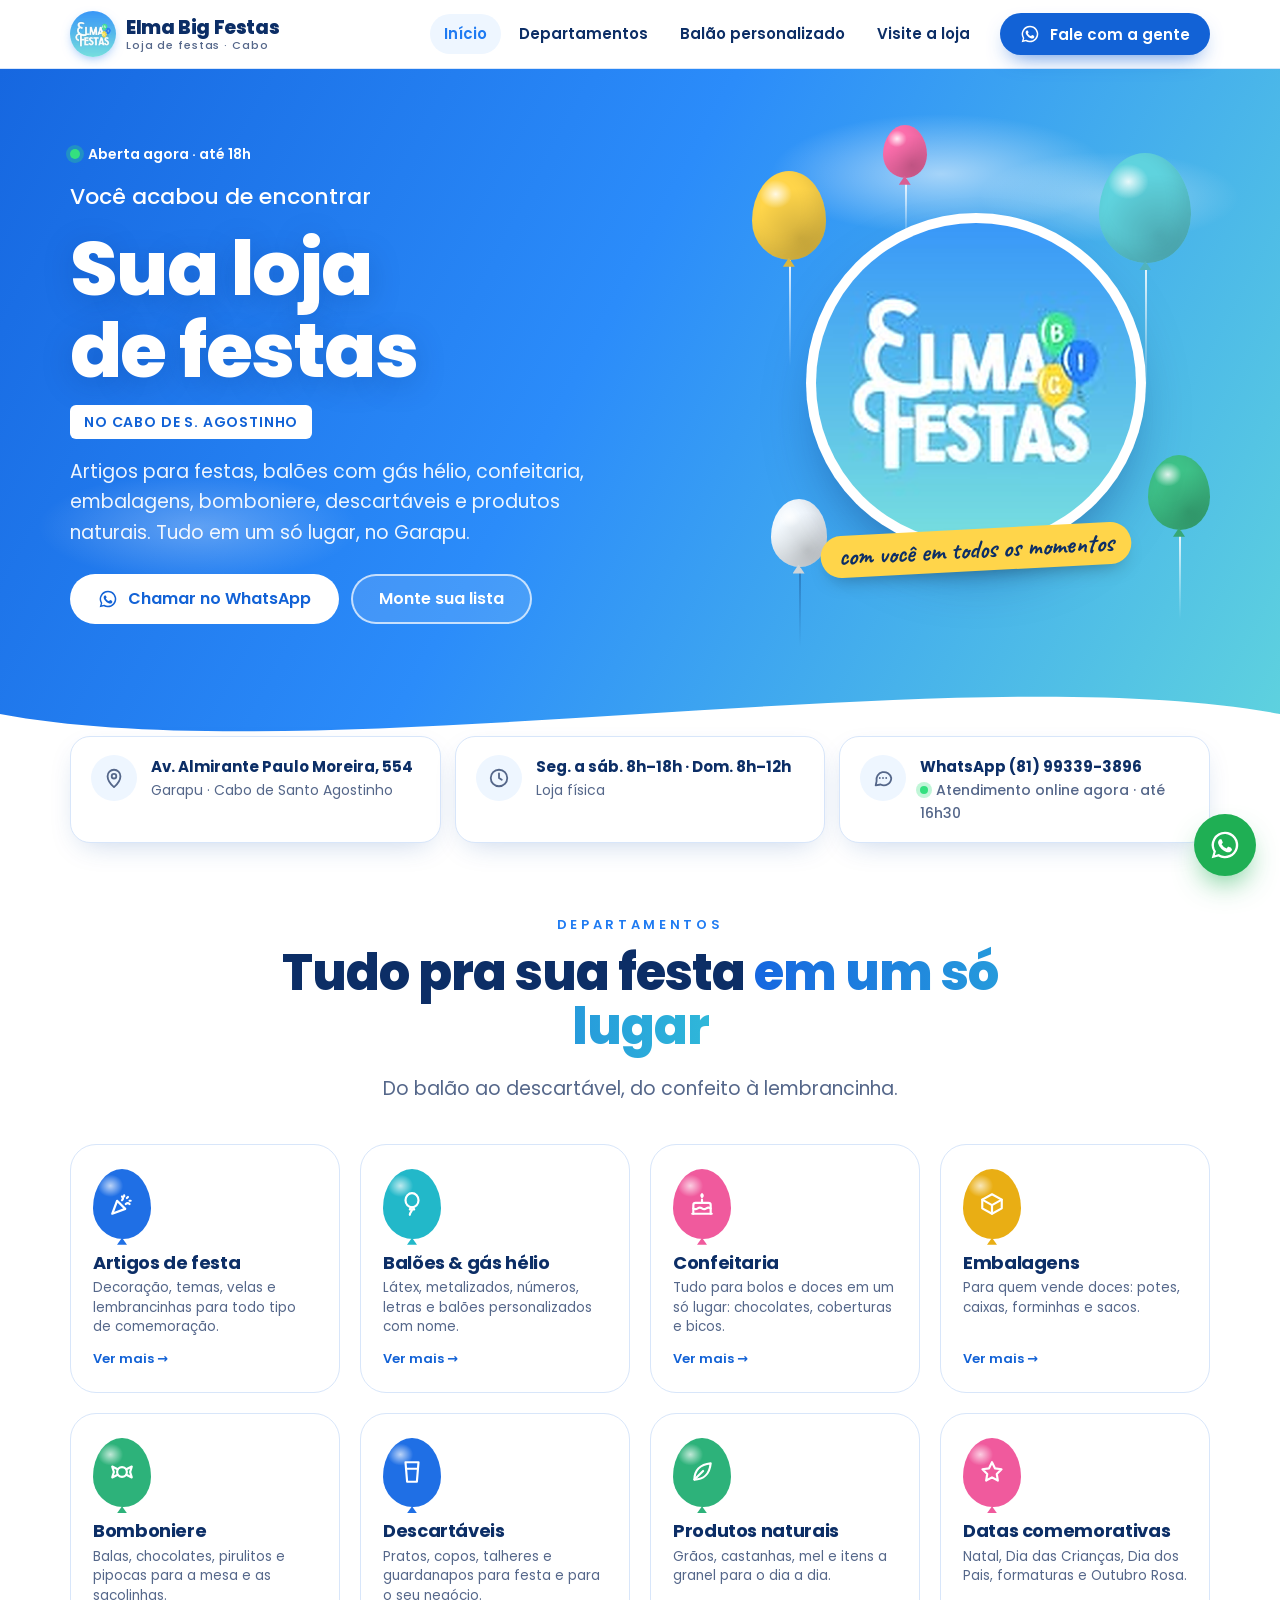
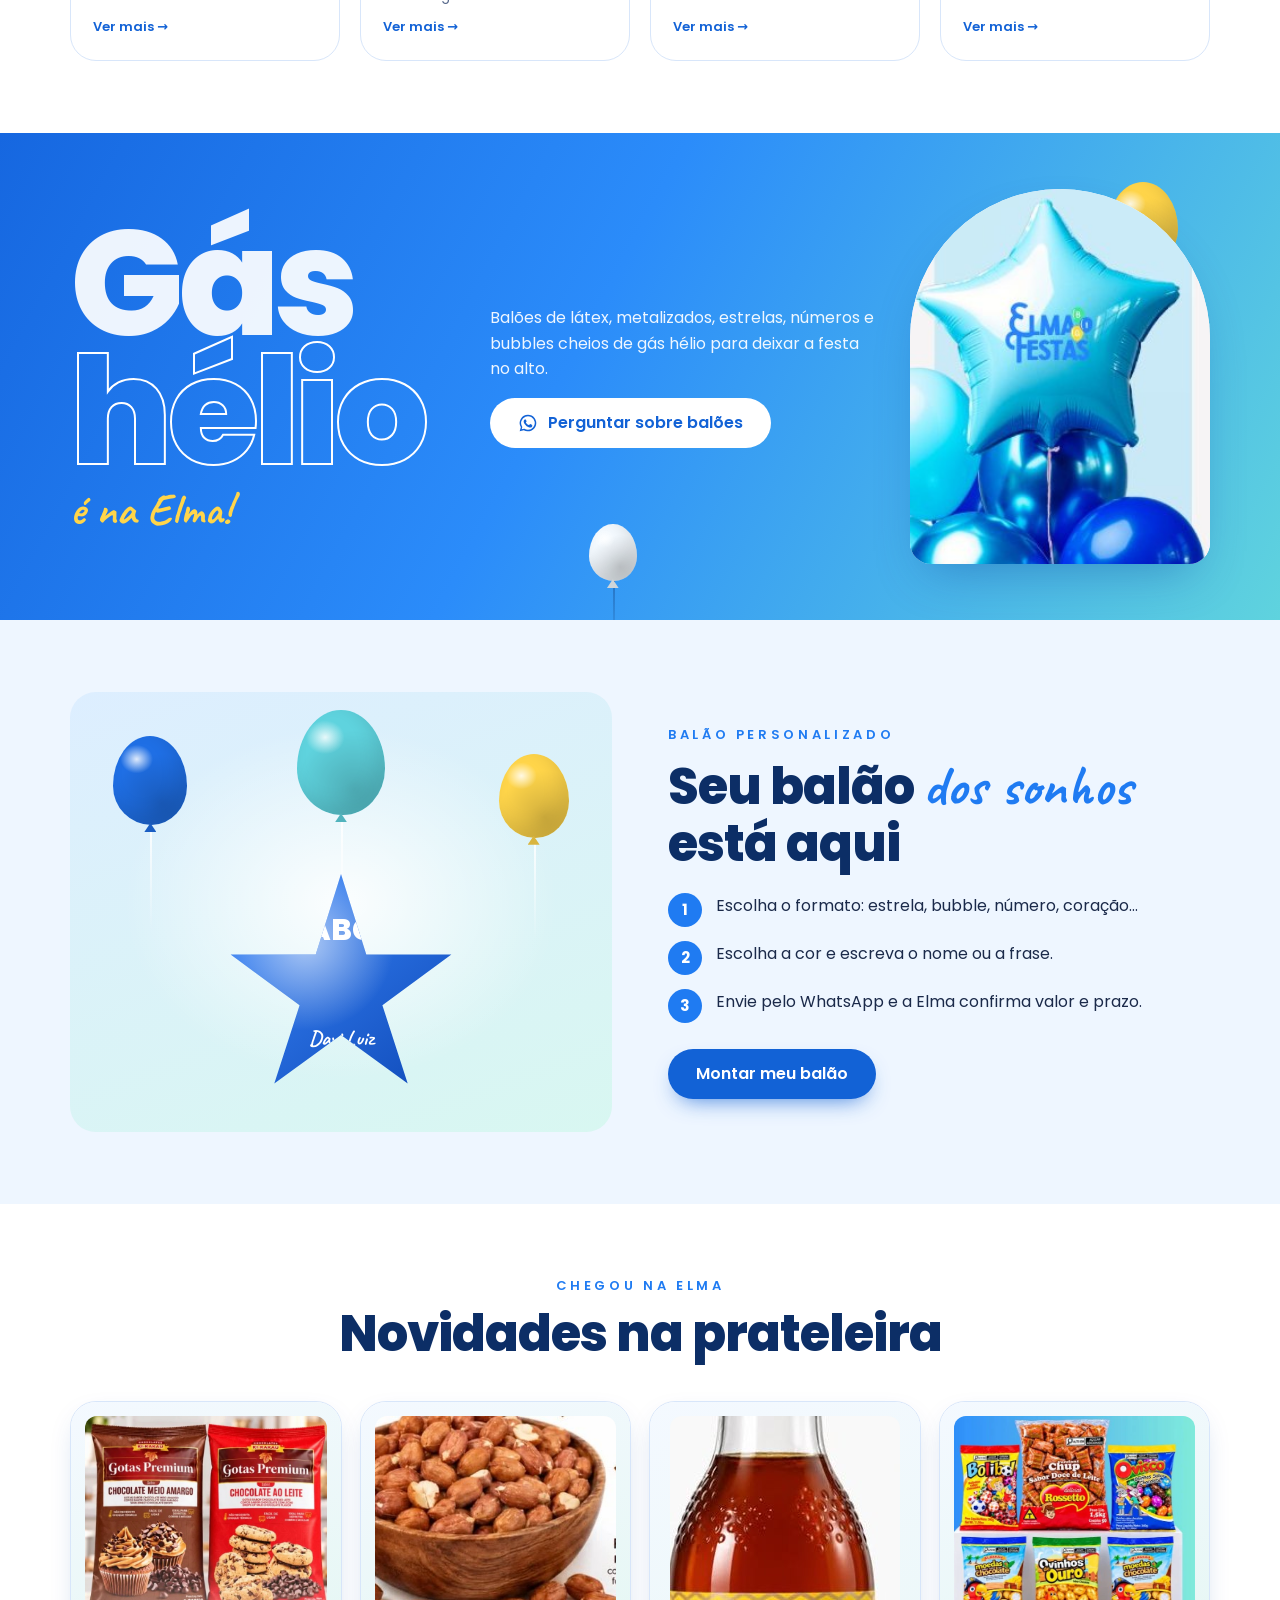
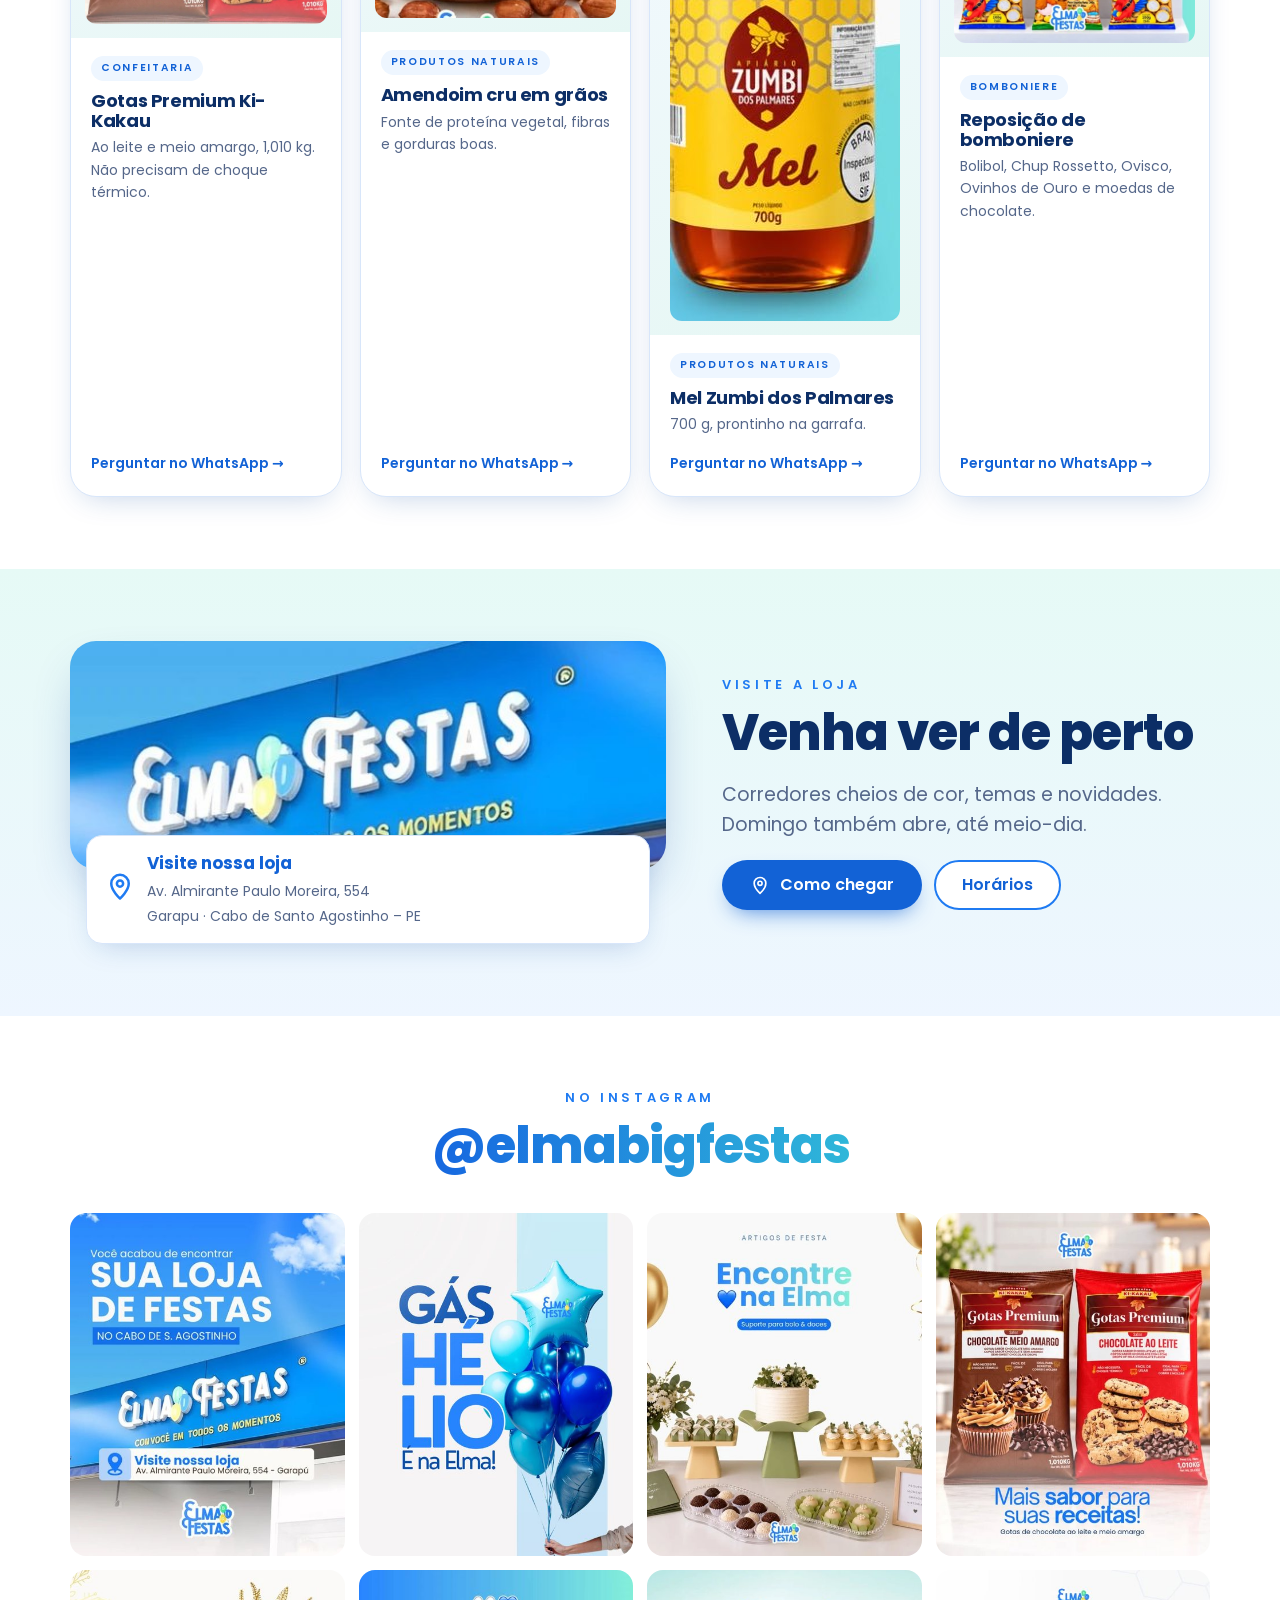
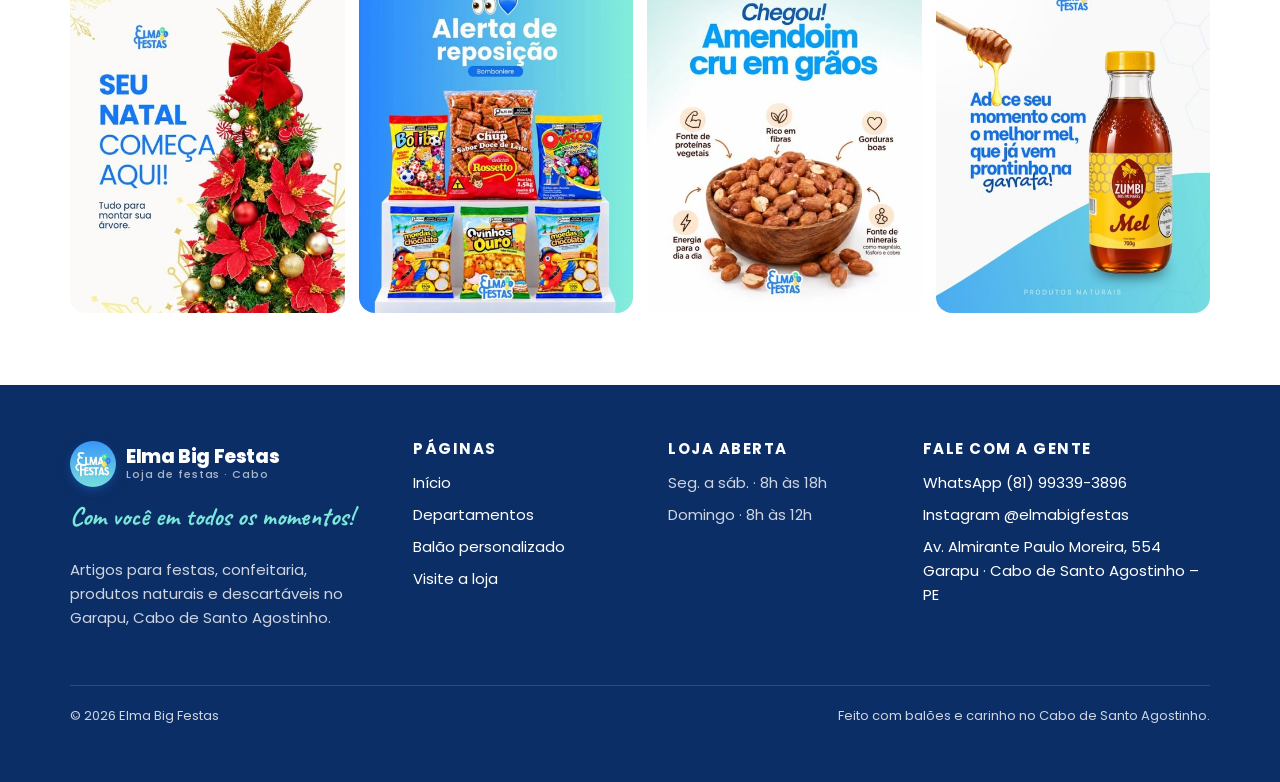
<file: index.html>
<!doctype html>
<html lang="pt-BR">
<head>
<meta charset="utf-8">
<meta name="viewport" content="width=device-width, initial-scale=1">
<meta name="robots" content="noindex, nofollow">
<title>Elma Big Festas · Loja de festas no Cabo de Santo Agostinho</title>
<meta name="description" content="Artigos para festas, balões e gás hélio, confeitaria, embalagens, bomboniere, descartáveis e produtos naturais no Garapu, Cabo de Santo Agostinho - PE.">
<meta name="theme-color" content="#1F7BF2">
<link rel="icon" href="img/logo.png">
<link rel="preconnect" href="https://fonts.googleapis.com">
<link rel="preconnect" href="https://fonts.gstatic.com" crossorigin>
<link href="https://fonts.googleapis.com/css2?family=Caveat:wght@700&family=Poppins:wght@400;500;600;700;800&display=swap" rel="stylesheet">
<link rel="stylesheet" href="css/style.css">
</head>
<body data-page="inicio">
<div id="header"></div>
<main>
  <section class="hero">
    <div class="container hero__inner">
      <div>
        <p data-status></p>
        <p class="hero__pre">Você acabou de encontrar</p>
        <h1 class="h1">Sua loja<br>de festas</h1>
        <span class="hero__onde">No Cabo de S. Agostinho</span>
        <p class="lead">Artigos para festas, balões com gás hélio, confeitaria, embalagens, bomboniere, descartáveis e produtos naturais. Tudo em um só lugar, no Garapu.</p>
        <div class="btns">
          <a class="btn btn--branco" data-link="conversa" data-icon="whats" href="#">Chamar no WhatsApp</a>
          <a class="btn btn--vidro" href="departamentos.html">Monte sua lista</a>
        </div>
      </div>
      <div class="hero__arte" aria-hidden="true">
        <span class="balao balao--amarelo"></span>
        <span class="balao balao--aqua"></span>
        <span class="balao balao--verde"></span>
        <span class="balao balao--branco balao--claro"></span>
        <span class="balao balao--rosa"></span>
        <div class="hero__selo"><img src="img/logo.png" alt="" width="320" height="320"><span class="tag">com você em todos os momentos</span></div>
      </div>
    </div>
    <svg class="onda" viewBox="0 0 1440 90" preserveAspectRatio="none" aria-hidden="true"><path d="M0 50 C 360 110 1080 -10 1440 50 V90 H0Z" fill="currentColor"/></svg>
  </section>

  <section class="infos">
    <div class="container infos__grid">
      <a class="info" data-link="mapa" href="#"><span class="info__ic" data-icon="pin"></span><span><strong>Av. Almirante Paulo Moreira, 554</strong><span>Garapu · Cabo de Santo Agostinho</span></span></a>
      <a class="info" href="contato.html"><span class="info__ic" data-icon="clock"></span><span><strong>Seg. a sáb. 8h–18h · Dom. 8h–12h</strong><span>Loja física</span></span></a>
      <a class="info" data-link="conversa" href="#"><span class="info__ic" data-icon="chat"></span><span><strong>WhatsApp (81) 99339-3896</strong><span data-status-online></span></span></a>
    </div>
  </section>

  <section class="sec">
    <div class="container">
      <div class="sec-head"><p class="eyebrow">Departamentos</p><h2 class="h2">Tudo pra sua festa <span class="grad-txt">em um só lugar</span></h2><p class="lead">Do balão ao descartável, do confeito à lembrancinha.</p></div>
      <div class="deps" data-deps></div>
    </div>
  </section>

  <section class="helio">
    <span class="balao balao--amarelo"></span><span class="balao balao--branco balao--claro"></span>
    <div class="container helio__inner">
      <p class="helio__big">Gás<span>hélio</span><em>é na Elma!</em></p>
      <div>
        <p>Balões de látex, metalizados, estrelas, números e bubbles cheios de gás hélio para deixar a festa no alto.</p>
        <div class="btns"><a class="btn btn--branco" data-link="helio" data-icon="whats" href="#">Perguntar sobre balões</a></div>
      </div>
      <div class="helio__foto"><img src="img/fotos/helio.jpg" alt="Buquê de balões azuis com estrela metalizada da Elma Festas" loading="lazy"></div>
    </div>
  </section>

  <section class="sec sec--ceu">
    <div class="container sonho">
      <div class="sonho__palco" aria-hidden="true">
        <span class="balao balao--azul"></span><span class="balao balao--aqua"></span><span class="balao balao--amarelo"></span>
        <div class="estrela-txt">ABC<small>Davi Luiz</small></div>
      </div>
      <div>
        <p class="eyebrow">Balão personalizado</p>
        <h2 class="h2">Seu balão <span class="mao">dos sonhos</span> está aqui</h2>
        <ol class="passos">
          <li>Escolha o formato: estrela, bubble, número, coração…</li>
          <li>Escolha a cor e escreva o nome ou a frase.</li>
          <li>Envie pelo WhatsApp e a Elma confirma valor e prazo.</li>
        </ol>
        <a class="btn btn--azul" href="baloes.html">Montar meu balão</a>
      </div>
    </div>
  </section>

  <section class="sec">
    <div class="container">
      <div class="sec-head"><p class="eyebrow">Chegou na Elma</p><h2 class="h2">Novidades na prateleira</h2></div>
      <div class="novs" data-novidades></div>
    </div>
  </section>

  <section class="sec sec--menta">
    <div class="container visite">
      <div class="reveal">
        <div class="visite__foto"><img src="img/fotos/fachada.jpg" alt="Fachada azul da loja Elma Festas" loading="lazy"></div>
        <div class="visite__end"><span data-icon="pin"></span><div><strong>Visite nossa loja</strong><span data-endereco></span></div></div>
      </div>
      <div>
        <p class="eyebrow">Visite a loja</p>
        <h2 class="h2">Venha ver de perto</h2>
        <p class="lead">Corredores cheios de cor, temas e novidades. Domingo também abre, até meio-dia.</p>
        <div class="btns"><a class="btn btn--azul" data-link="mapa" data-icon="pin" href="#">Como chegar</a><a class="btn btn--contorno" href="contato.html">Horários</a></div>
      </div>
    </div>
  </section>

  <section class="sec">
    <div class="container">
      <div class="sec-head"><p class="eyebrow">No Instagram</p><h2 class="h2"><a data-link="instagram" href="#" style="text-decoration:none" class="grad-txt">@elmabigfestas</a></h2></div>
      <div class="feed" data-feed></div>
    </div>
  </section>
</main>
<div id="footer"></div>
<script src="js/data.js"></script>
<script src="js/main.js"></script>
</body>
</html>
</file>
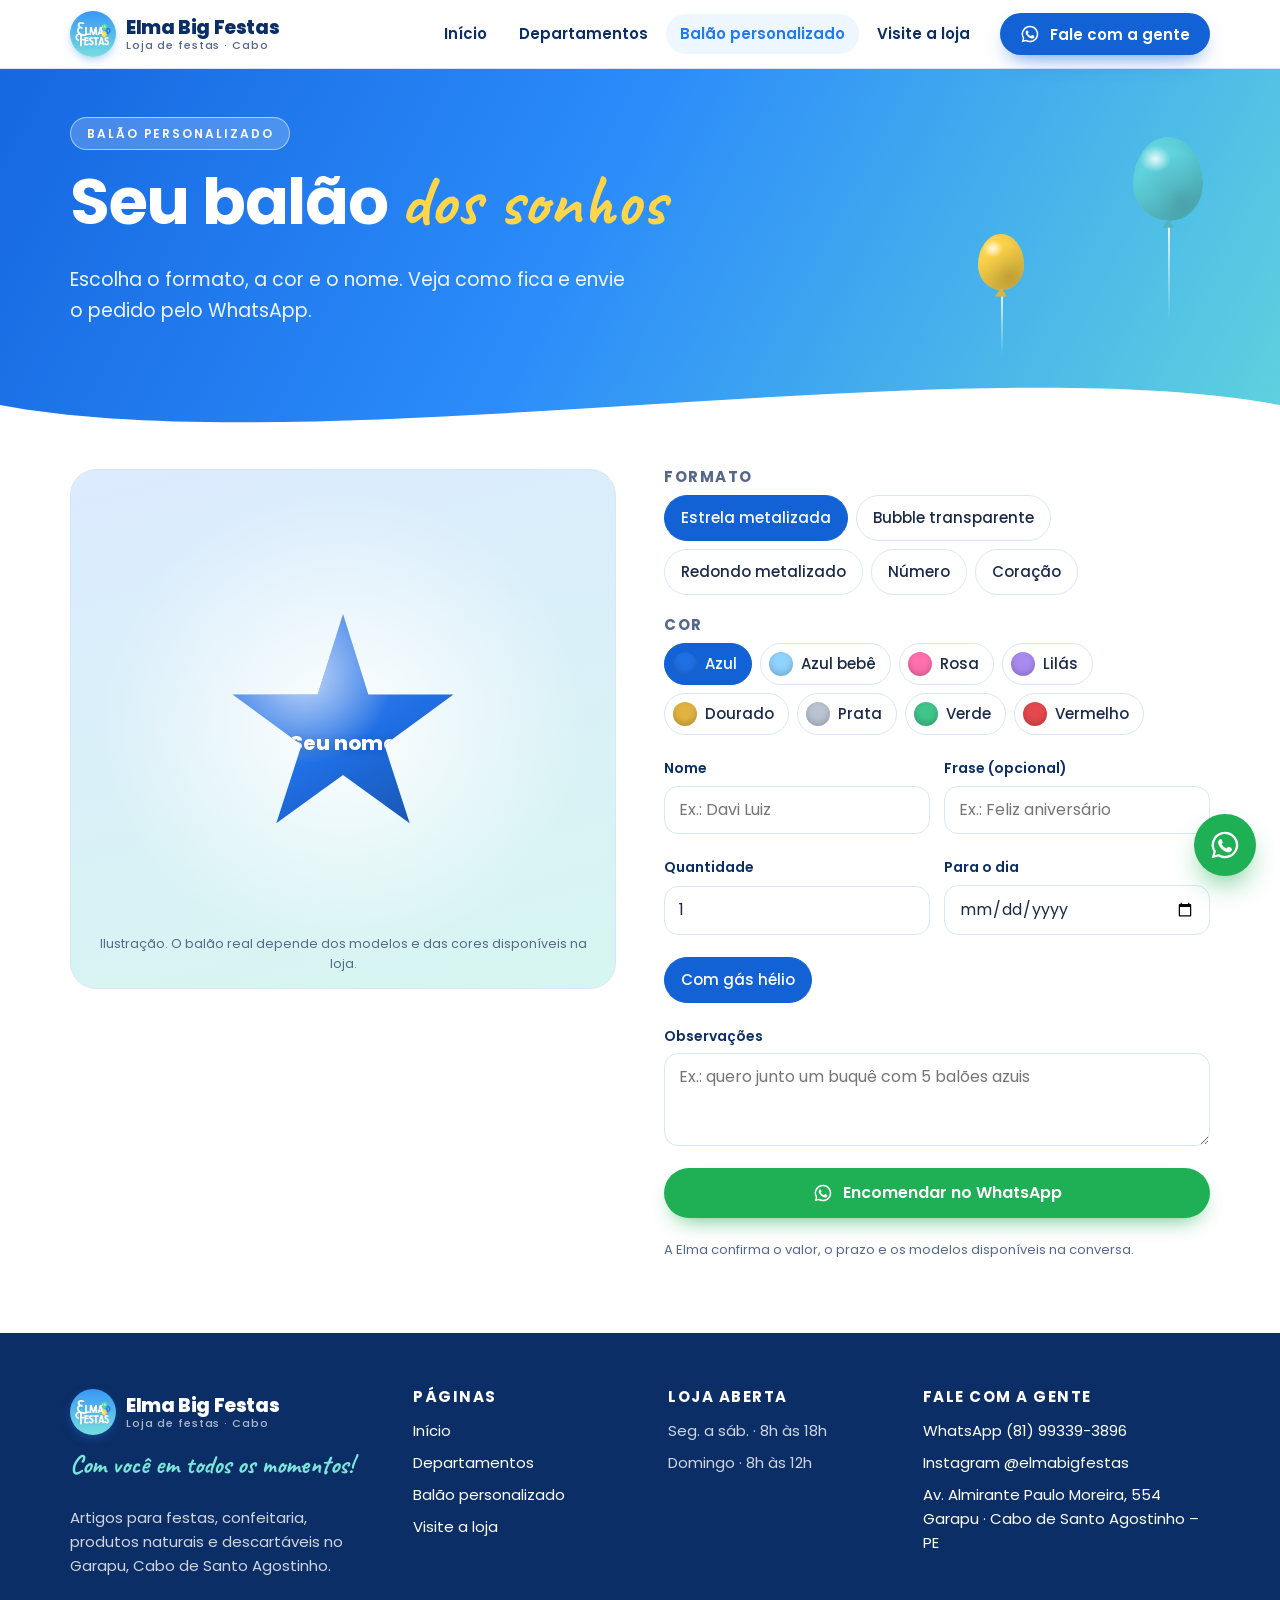
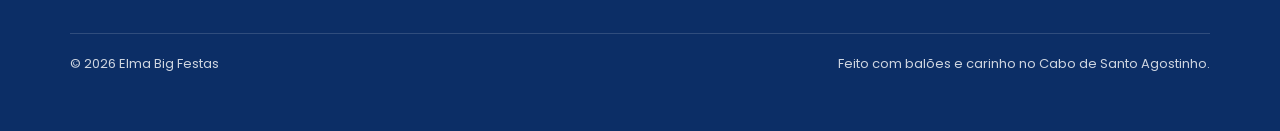
<file: baloes.html>
<!doctype html>
<html lang="pt-BR">
<head>
<meta charset="utf-8">
<meta name="viewport" content="width=device-width, initial-scale=1">
<meta name="robots" content="noindex, nofollow">
<title>Balão personalizado · Elma Big Festas</title>
<meta name="description" content="Monte seu balão personalizado com nome, cor e formato e encomende pelo WhatsApp na Elma Big Festas.">
<meta name="theme-color" content="#1F7BF2">
<link rel="icon" href="img/logo.png">
<link rel="preconnect" href="https://fonts.googleapis.com">
<link rel="preconnect" href="https://fonts.gstatic.com" crossorigin>
<link href="https://fonts.googleapis.com/css2?family=Caveat:wght@700&family=Poppins:wght@400;500;600;700;800&display=swap" rel="stylesheet">
<link rel="stylesheet" href="css/style.css">
</head>
<body data-page="baloes">
<div id="header"></div>
<main>
  <section class="topo">
    <span class="balao balao--aqua"></span><span class="balao balao--amarelo"></span>
    <div class="container topo__inner">
      <span class="pill pill--claro">Balão personalizado</span>
      <h1>Seu balão <span class="mao" style="color:var(--amarelo)">dos sonhos</span></h1>
      <p class="lead">Escolha o formato, a cor e o nome. Veja como fica e envie o pedido pelo WhatsApp.</p>
    </div>
    <svg class="onda" viewBox="0 0 1440 90" preserveAspectRatio="none" aria-hidden="true"><path d="M0 50 C 360 110 1080 -10 1440 50 V90 H0Z" fill="currentColor"/></svg>
  </section>
  <section class="sec" style="padding-top:24px">
    <div class="container perso">
      <div class="perso__palco">
        <div class="prev" data-forma="estrela" aria-hidden="true">
          <div class="prev__forma"><span class="prev__txt">Seu nome</span><span class="prev__num">5</span></div>
        </div>
        <p class="perso__aviso">Ilustração. O balão real depende dos modelos e das cores disponíveis na loja.</p>
      </div>
      <form class="opcoes" data-perso onsubmit="return false">
        <div class="grupo"><h3>Formato</h3><div class="radios" data-formatos></div></div>
        <div class="grupo"><h3>Cor</h3><div class="radios cores" data-cores></div></div>
        <label class="campo" data-campo-numero hidden>Número<input name="numero" type="text" inputmode="numeric" maxlength="2" placeholder="Ex.: 5"></label>
        <div class="duas">
          <label class="campo">Nome<input name="nome" type="text" maxlength="24" placeholder="Ex.: Davi Luiz"></label>
          <label class="campo">Frase (opcional)<input name="frase" type="text" maxlength="30" placeholder="Ex.: Feliz aniversário"></label>
        </div>
        <div class="duas">
          <label class="campo">Quantidade<input name="qtd" type="number" min="1" max="99" value="1"></label>
          <label class="campo">Para o dia<input name="data" type="date"></label>
        </div>
        <div class="radios"><input type="checkbox" name="helio" id="helio" checked><label for="helio">Com gás hélio</label></div>
        <label class="campo">Observações<textarea name="obs" rows="3" placeholder="Ex.: quero junto um buquê com 5 balões azuis"></textarea></label>
        <a class="btn btn--whats" data-p-enviar target="_blank" rel="noopener" data-icon="whats" href="#">Encomendar no WhatsApp</a>
        <p class="nota">A Elma confirma o valor, o prazo e os modelos disponíveis na conversa.</p>
      </form>
    </div>
  </section>
</main>
<div id="footer"></div>
<script src="js/data.js"></script>
<script src="js/main.js"></script>
</body>
</html>
</file>
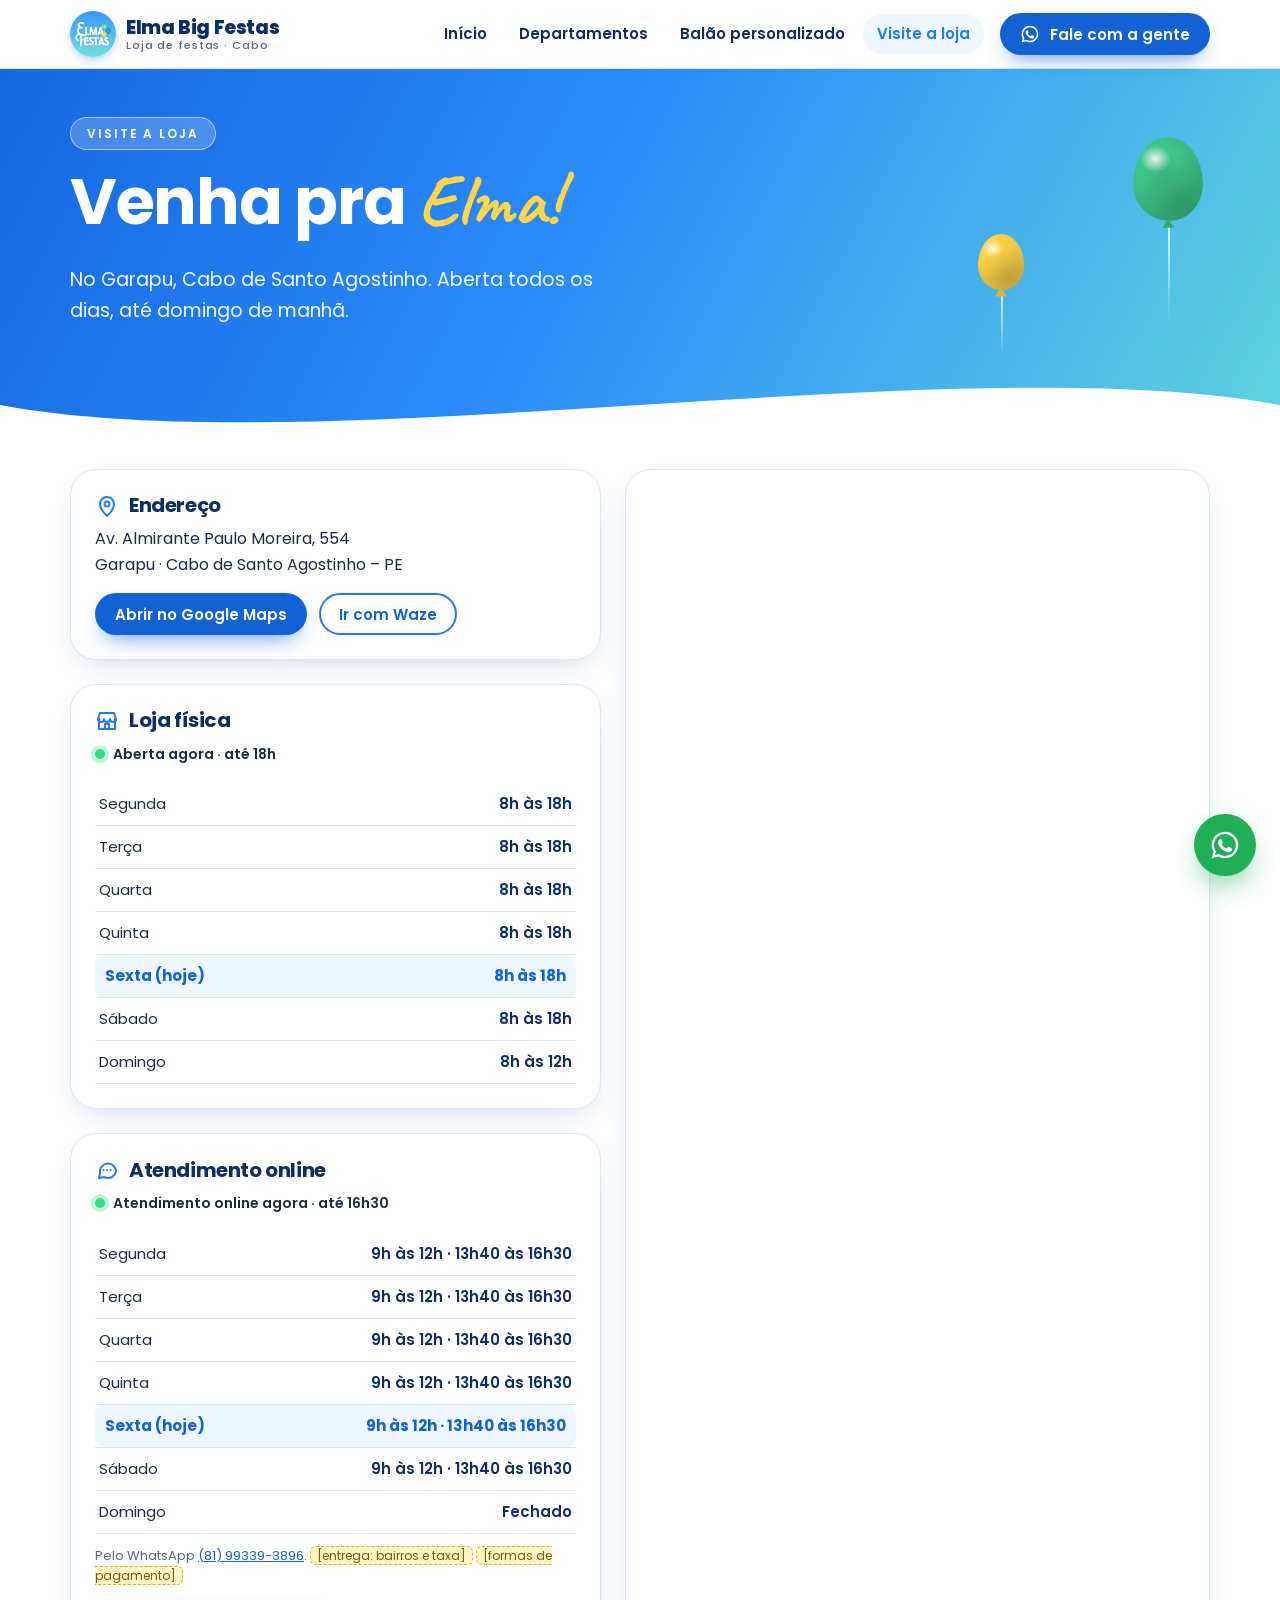
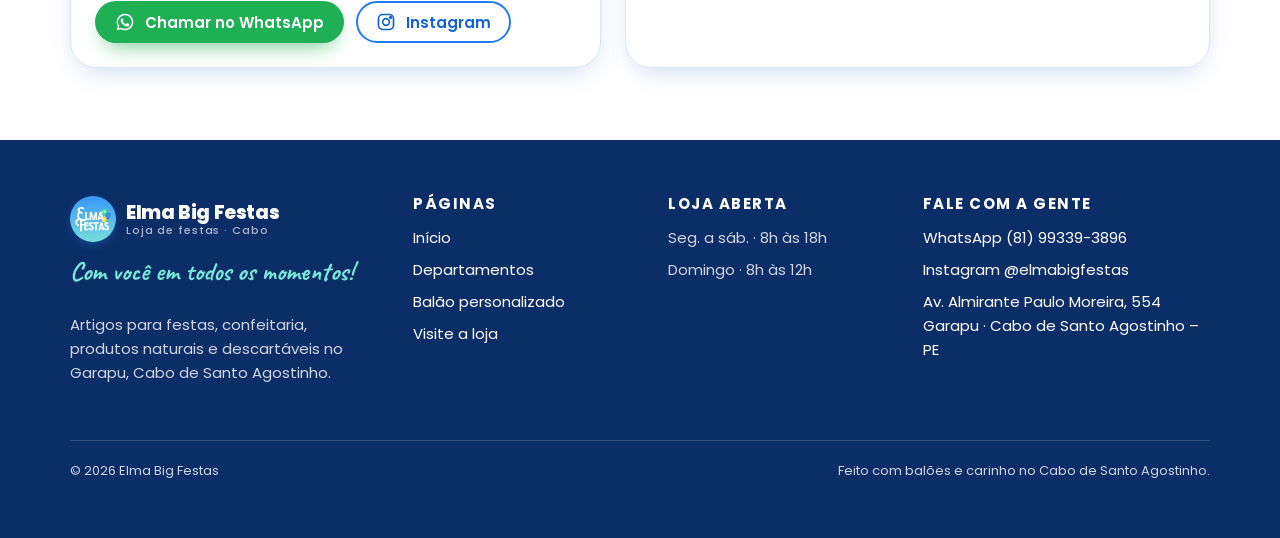
<file: contato.html>
<!doctype html>
<html lang="pt-BR">
<head>
<meta charset="utf-8">
<meta name="viewport" content="width=device-width, initial-scale=1">
<meta name="robots" content="noindex, nofollow">
<title>Visite a loja · Elma Big Festas</title>
<meta name="description" content="Endereço, mapa, horários da loja e do atendimento online da Elma Big Festas no Garapu, Cabo de Santo Agostinho - PE.">
<meta name="theme-color" content="#1F7BF2">
<link rel="icon" href="img/logo.png">
<link rel="preconnect" href="https://fonts.googleapis.com">
<link rel="preconnect" href="https://fonts.gstatic.com" crossorigin>
<link href="https://fonts.googleapis.com/css2?family=Caveat:wght@700&family=Poppins:wght@400;500;600;700;800&display=swap" rel="stylesheet">
<link rel="stylesheet" href="css/style.css">
</head>
<body data-page="contato">
<div id="header"></div>
<main>
  <section class="topo">
    <span class="balao balao--verde"></span><span class="balao balao--amarelo"></span>
    <div class="container topo__inner">
      <span class="pill pill--claro">Visite a loja</span>
      <h1>Venha pra <span class="mao" style="color:var(--amarelo)">Elma!</span></h1>
      <p class="lead">No Garapu, Cabo de Santo Agostinho. Aberta todos os dias, até domingo de manhã.</p>
    </div>
    <svg class="onda" viewBox="0 0 1440 90" preserveAspectRatio="none" aria-hidden="true"><path d="M0 50 C 360 110 1080 -10 1440 50 V90 H0Z" fill="currentColor"/></svg>
  </section>
  <section class="sec" style="padding-top:24px">
    <div class="container contato">
      <div style="display:grid;gap:24px;align-content:start">
        <div class="bloco">
          <h2 data-icon="pin">Endereço</h2>
          <p data-endereco></p>
          <div class="btns">
            <a class="btn btn--azul btn--sm" data-link="mapa" href="#">Abrir no Google Maps</a>
            <a class="btn btn--contorno btn--sm" data-link="waze" href="#">Ir com Waze</a>
          </div>
        </div>
        <div class="bloco">
          <h2 data-icon="loja">Loja física</h2>
          <p data-status></p>
          <table class="horarios"><tbody data-hours="loja"></tbody></table>
        </div>
        <div class="bloco">
          <h2 data-icon="chat">Atendimento online</h2>
          <p data-status-online></p>
          <table class="horarios"><tbody data-hours="online"></tbody></table>
          <p class="nota" style="margin-top:12px">Pelo WhatsApp <a data-link="conversa" href="#">(81) 99339-3896</a>. <span class="placeholder">[entrega: bairros e taxa]</span> <span class="placeholder">[formas de pagamento]</span></p>
          <div class="btns" style="margin-top:14px"><a class="btn btn--whats btn--sm" data-link="conversa" data-icon="whats" href="#">Chamar no WhatsApp</a><a class="btn btn--contorno btn--sm" data-link="instagram" data-icon="insta" href="#">Instagram</a></div>
        </div>
      </div>
      <div class="mapa" data-map></div>
    </div>
  </section>
</main>
<div id="footer"></div>
<script src="js/data.js"></script>
<script src="js/main.js"></script>
</body>
</html>
</file>
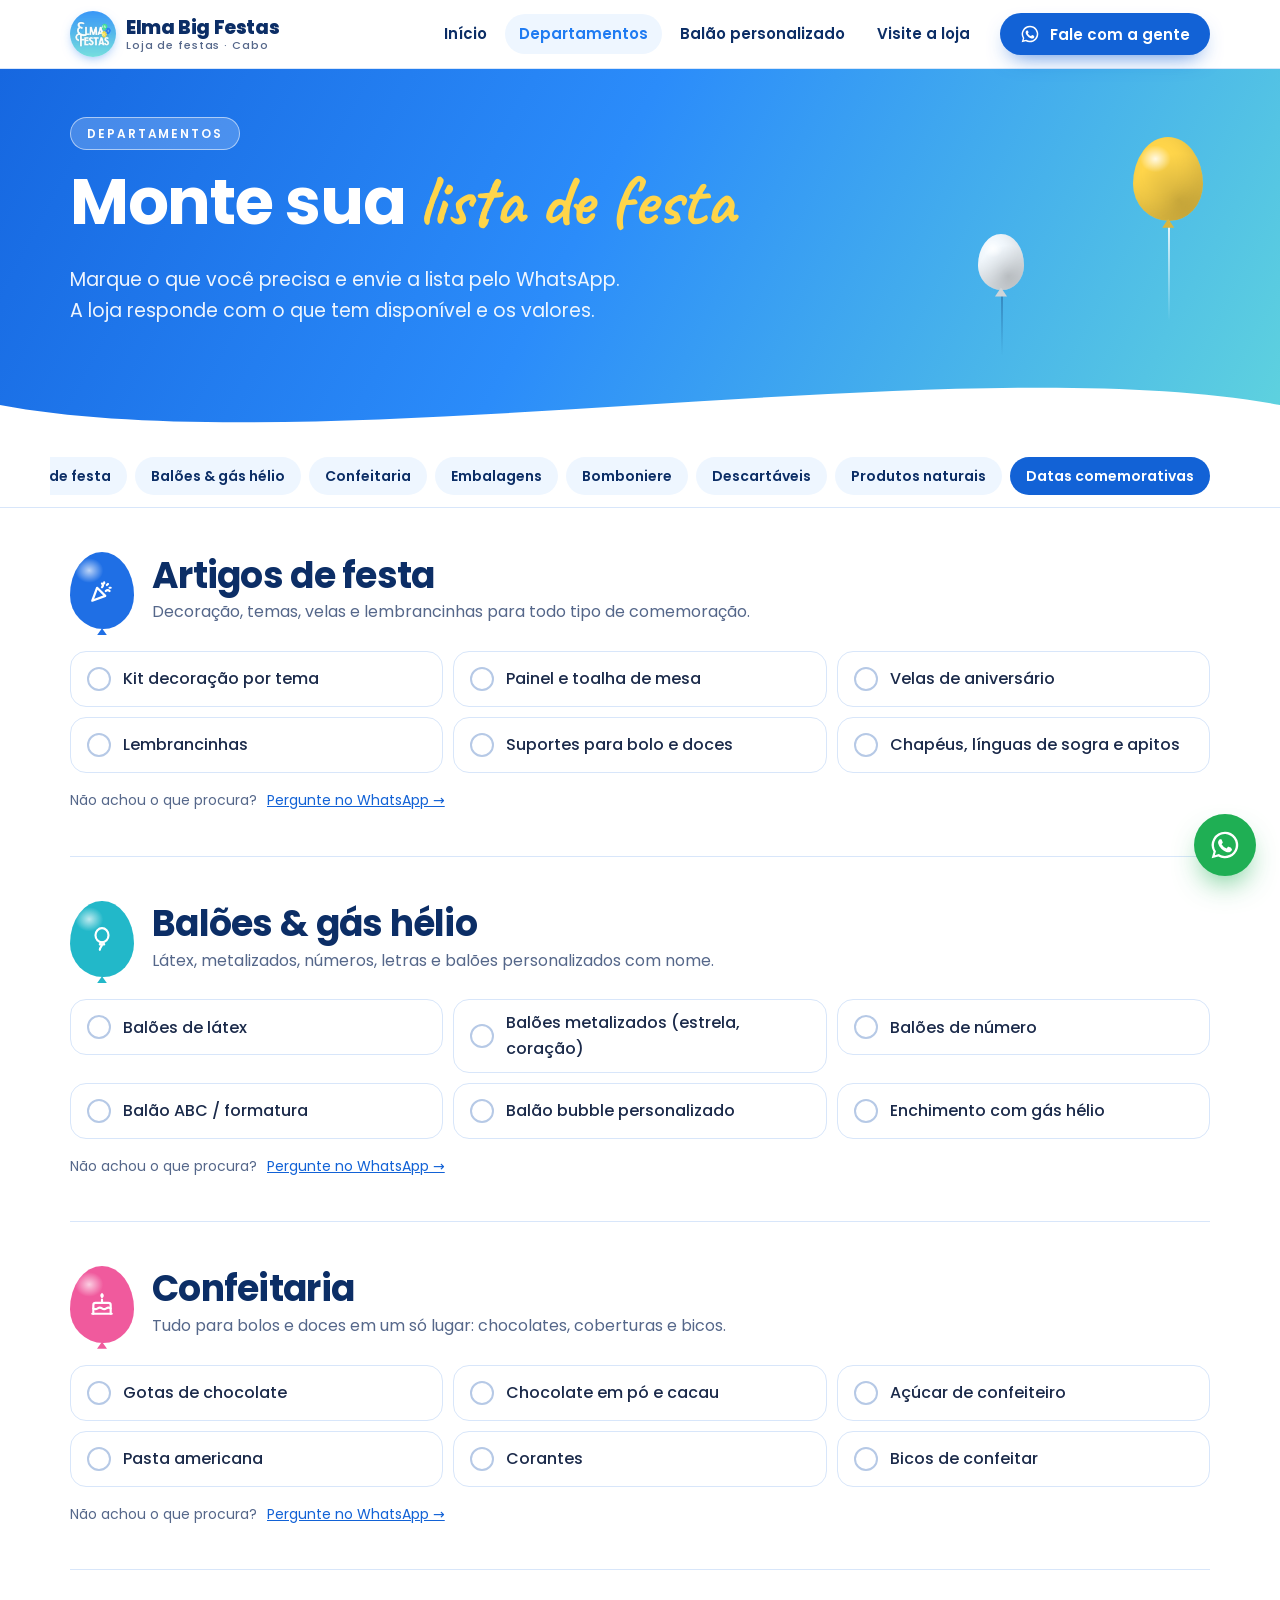
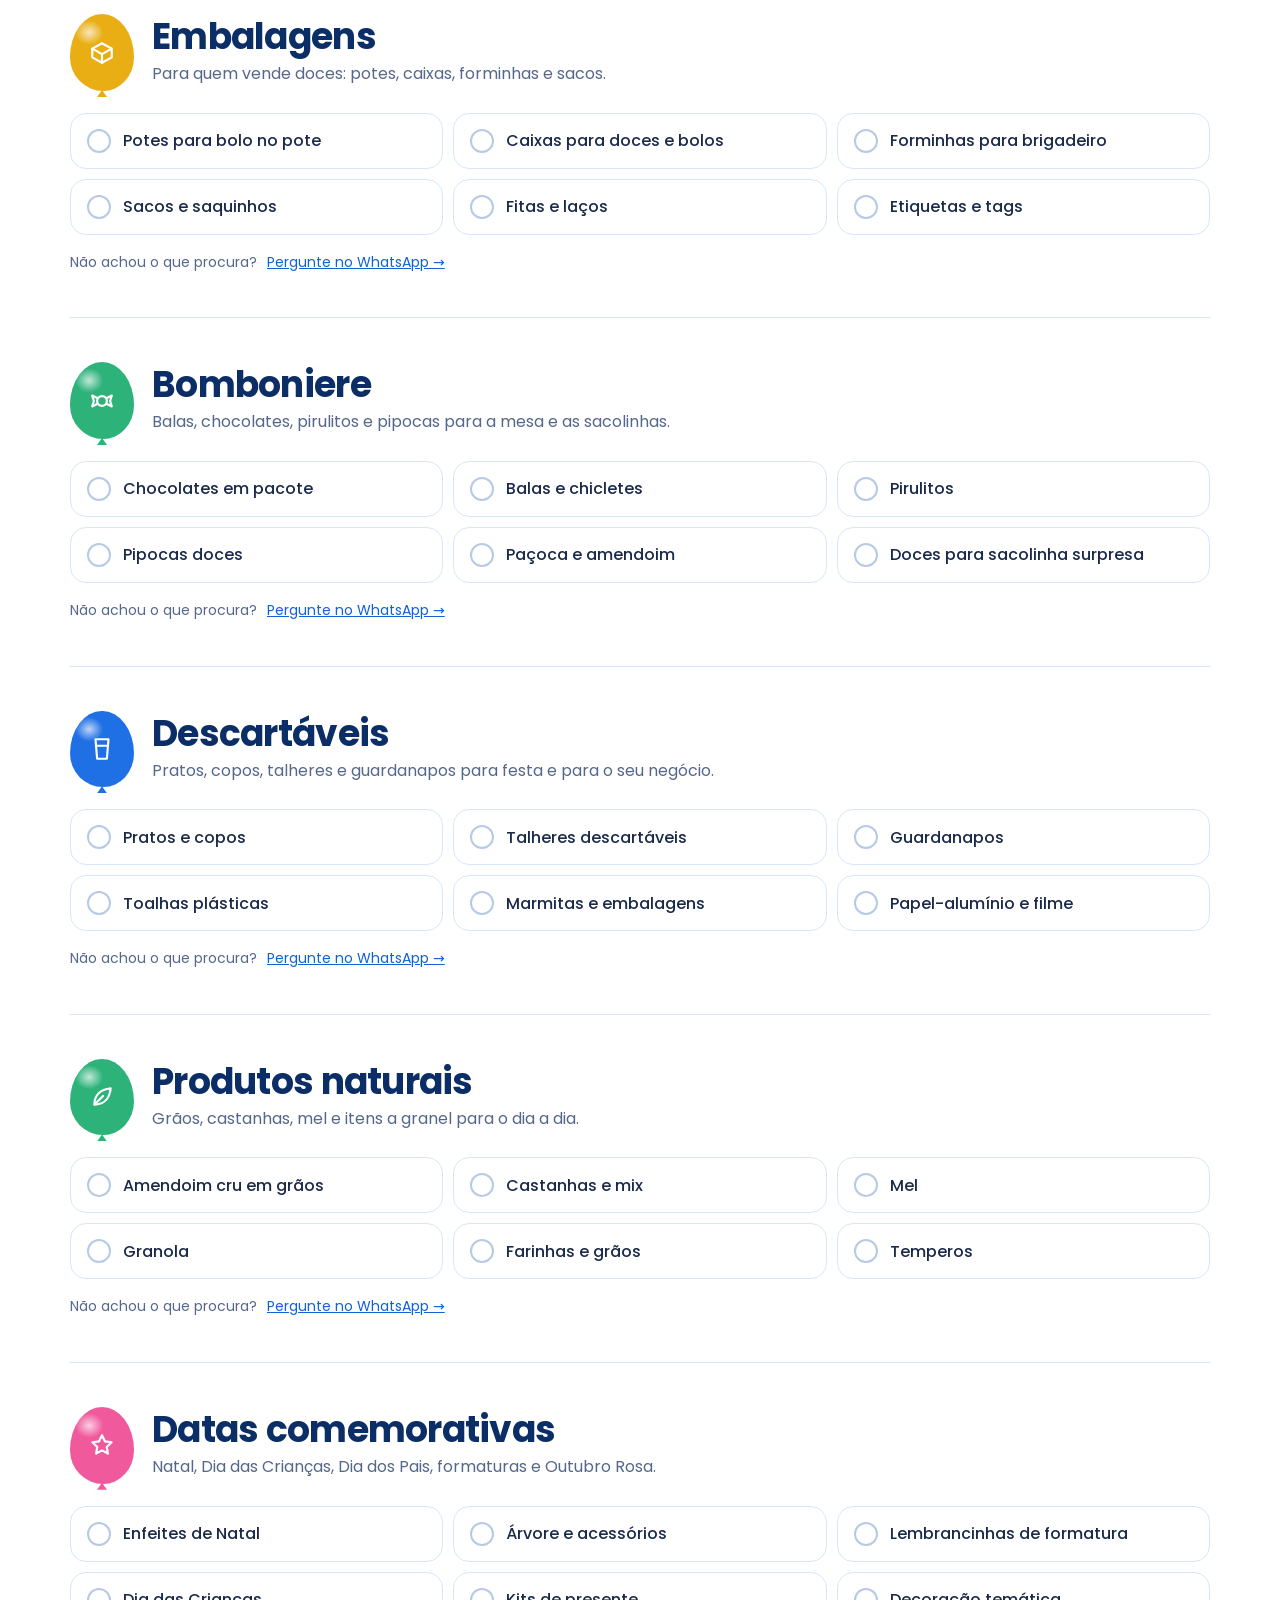
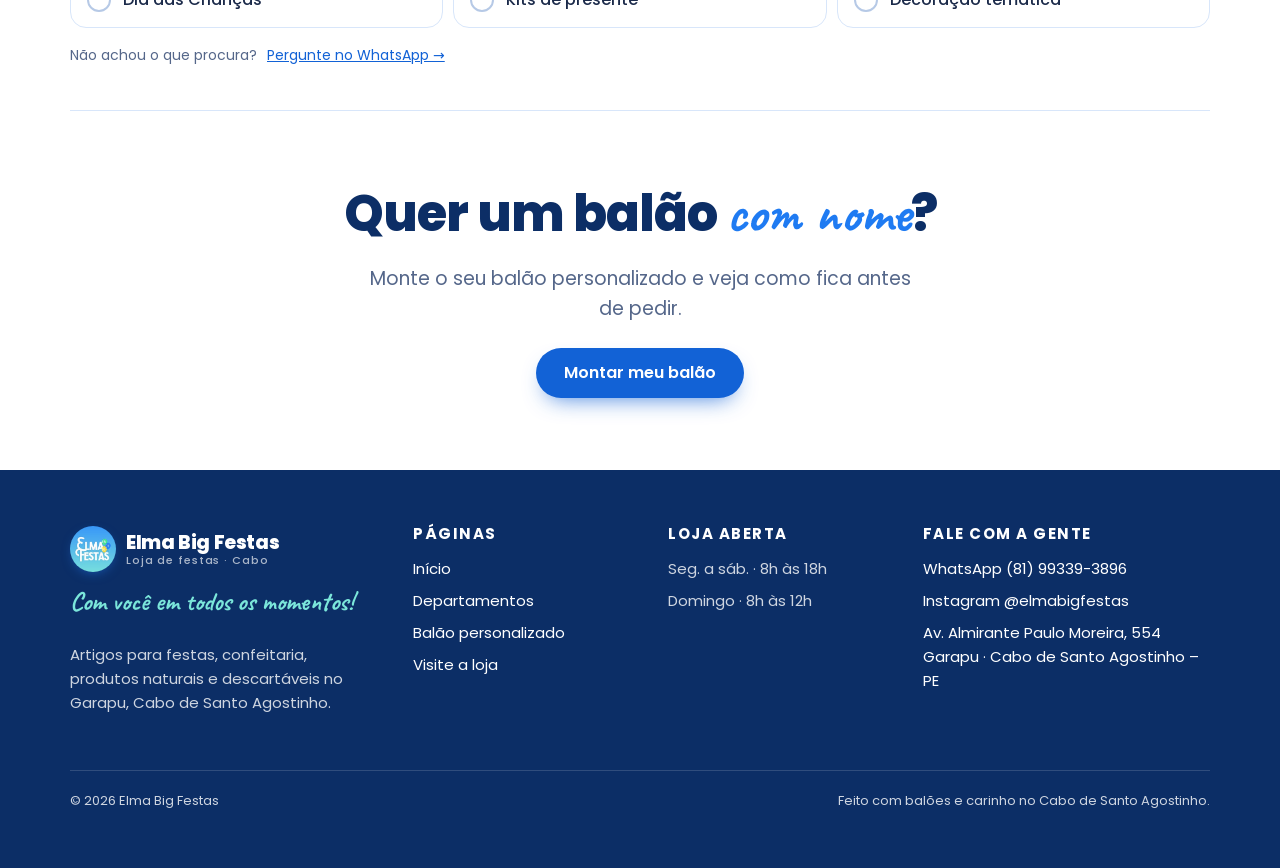
<file: departamentos.html>
<!doctype html>
<html lang="pt-BR">
<head>
<meta charset="utf-8">
<meta name="viewport" content="width=device-width, initial-scale=1">
<meta name="robots" content="noindex, nofollow">
<title>Departamentos · Elma Big Festas</title>
<meta name="description" content="Artigos de festa, balões, confeitaria, embalagens, bomboniere, descartáveis, produtos naturais e datas comemorativas. Monte sua lista e envie pelo WhatsApp.">
<meta name="theme-color" content="#1F7BF2">
<link rel="icon" href="img/logo.png">
<link rel="preconnect" href="https://fonts.googleapis.com">
<link rel="preconnect" href="https://fonts.gstatic.com" crossorigin>
<link href="https://fonts.googleapis.com/css2?family=Caveat:wght@700&family=Poppins:wght@400;500;600;700;800&display=swap" rel="stylesheet">
<link rel="stylesheet" href="css/style.css">
</head>
<body data-page="departamentos">
<div id="header"></div>
<main>
  <section class="topo">
    <span class="balao balao--amarelo"></span><span class="balao balao--branco balao--claro"></span>
    <div class="container topo__inner">
      <span class="pill pill--claro">Departamentos</span>
      <h1>Monte sua <span class="mao" style="color:var(--amarelo)">lista de festa</span></h1>
      <p class="lead">Marque o que você precisa e envie a lista pelo WhatsApp. A loja responde com o que tem disponível e os valores.</p>
    </div>
    <svg class="onda" viewBox="0 0 1440 90" preserveAspectRatio="none" aria-hidden="true"><path d="M0 50 C 360 110 1080 -10 1440 50 V90 H0Z" fill="currentColor"/></svg>
  </section>
  <nav class="chips" aria-label="Departamentos"><div class="chips__row" data-chips></div></nav>
  <div class="container" data-dep-page></div>
  <section class="sec">
    <div class="container" style="text-align:center">
      <h2 class="h2">Quer um balão <span class="mao">com nome</span>?</h2>
      <p class="lead" style="margin:0 auto 24px">Monte o seu balão personalizado e veja como fica antes de pedir.</p>
      <a class="btn btn--azul" href="baloes.html">Montar meu balão</a>
    </div>
  </section>
</main>
<div id="footer"></div>
<script src="js/data.js"></script>
<script src="js/main.js"></script>
</body>
</html>
</file>
<file: css/style.css>
/* Elma Big Festas — "céu de festa": degradê azul→menta da marca, balões e ondas */
:root {
  --azul: #1F7BF2;
  --azul-forte: #1262D6;
  --azul-noite: #0C2E66;
  --aqua: #7BE6DA;
  --menta: #E6FAF6;
  --ceu: #EEF6FF;
  --amarelo: #FFD54A;
  --verde: #3FC48A;
  --rosa: #FF6FAE;
  --texto: #1B2A4A;
  --suave: #55678A;
  --linha: #D8E6FA;
  --branco: #FFFFFF;
  --whats: #1FAF54;
  --degrade: linear-gradient(118deg, #1667E0 0%, #2B8CFA 45%, #5FD3DE 100%);
  --sombra: 0 10px 30px -12px rgba(18, 74, 160, .28);
  --sombra-forte: 0 22px 50px -18px rgba(18, 74, 160, .45);
  --raio: 26px;
  --titulo: "Poppins", system-ui, sans-serif;
  --mao: "Caveat", "Segoe Print", cursive;
}

*, *::before, *::after { box-sizing: border-box; }
html { scroll-behavior: smooth; -webkit-text-size-adjust: 100%; }
body {
  margin: 0;
  font-family: "Poppins", system-ui, -apple-system, "Segoe UI", sans-serif;
  font-size: 16px;
  line-height: 1.6;
  color: var(--texto);
  background: var(--branco);
  overflow-x: hidden;
}
img { max-width: 100%; display: block; }
a { color: var(--azul-forte); }
h1, h2, h3, h4 { font-family: var(--titulo); color: var(--azul-noite); line-height: 1.08; margin: 0 0 .4em; letter-spacing: -.02em; }
p { margin: 0 0 1em; }
:focus-visible { outline: 3px solid var(--amarelo); outline-offset: 3px; border-radius: 8px; }

.container { width: 100%; max-width: 1180px; margin: 0 auto; padding-left: 20px; padding-right: 20px; }
.sec { padding-top: 72px; padding-bottom: 72px; position: relative; }
.sec--ceu { background: var(--ceu); }
.sec--menta { background: linear-gradient(180deg, var(--menta), var(--ceu)); }

.pill {
  display: inline-flex; align-items: center; gap: 8px;
  background: var(--azul); color: #fff;
  font-size: 12px; font-weight: 600; letter-spacing: .16em; text-transform: uppercase;
  padding: 6px 16px; border-radius: 999px;
}
.pill--claro { background: rgba(255,255,255,.2); border: 1px solid rgba(255,255,255,.55); }
.pill--branco { background: #fff; color: var(--azul-forte); }
.eyebrow { font-size: 13px; font-weight: 600; letter-spacing: .28em; text-transform: uppercase; color: var(--azul); margin-bottom: 10px; }
.h1 { font-size: clamp(38px, 8.4vw, 76px); font-weight: 800; }
.h2 { font-size: clamp(30px, 5.2vw, 50px); font-weight: 800; }
.h3 { font-size: 21px; font-weight: 700; }
.lead { font-size: clamp(17px, 2vw, 19px); color: var(--suave); max-width: 560px; }
.mao { font-family: var(--mao); font-weight: 700; color: var(--azul); letter-spacing: 0; font-size: 1.12em; }
.grad-txt { background: linear-gradient(90deg, #1667E0, #2FB7D9); -webkit-background-clip: text; background-clip: text; color: transparent; }
.placeholder { background: #FFF4C7; color: #7A5A00; border: 1px dashed #E0B400; border-radius: 6px; padding: 0 6px; font-size: .92em; }
.sec-head { text-align: center; max-width: 720px; margin: 0 auto 40px; }
.sec-head .lead { margin-left: auto; margin-right: auto; }

/* ---------- botões ---------- */
.btn {
  display: inline-flex; align-items: center; justify-content: center; gap: 10px;
  min-height: 50px; padding: 0 26px; border-radius: 999px; border: 2px solid transparent;
  font: 600 16px/1 var(--titulo); text-decoration: none; cursor: pointer;
  transition: transform .2s, box-shadow .2s, background .2s;
}
.btn svg { width: 20px; height: 20px; flex: none; }
.btn:hover { transform: translateY(-2px); }
.btn--azul { background: var(--azul-forte); color: #fff; box-shadow: 0 10px 22px -10px rgba(18, 98, 214, .8); }
.btn--azul:hover { background: #0D55BF; }
.btn--whats { background: var(--whats); color: #fff; box-shadow: 0 10px 22px -10px rgba(31, 175, 84, .8); }
.btn--branco { background: #fff; color: var(--azul-forte); }
.btn--contorno { border-color: var(--azul); color: var(--azul-forte); background: #fff; }
.btn--vidro { border-color: rgba(255,255,255,.7); color: #fff; background: rgba(255,255,255,.12); }
.btn--sm { min-height: 42px; padding: 0 18px; font-size: 15px; }
.btns { display: flex; flex-wrap: wrap; gap: 12px; }

/* ---------- cabeçalho ---------- */
#header, #footer { display: contents; }
.topbar { position: sticky; top: 0; z-index: 50; background: rgba(255,255,255,.92); backdrop-filter: blur(12px); -webkit-backdrop-filter: blur(12px); border-bottom: 1px solid var(--linha); }
.topbar__inner { display: flex; align-items: center; gap: 16px; min-height: 68px; }
.brand { display: flex; align-items: center; gap: 10px; text-decoration: none; margin-right: auto; }
.brand img { width: 46px; height: 46px; border-radius: 50%; box-shadow: 0 4px 12px -4px rgba(31,123,242,.6); }
.brand span { font: 800 19px/1 var(--titulo); color: var(--azul-noite); letter-spacing: -.02em; }
.brand small { display: block; font-size: 11px; font-weight: 500; letter-spacing: .08em; color: var(--suave); margin-top: 3px; }
.nav { display: none; }
.topbar .btn { display: none; }
.menu-toggle { width: 46px; height: 46px; border-radius: 50%; border: 0; background: var(--ceu); color: var(--azul-noite); display: grid; place-items: center; cursor: pointer; }
.menu-toggle svg { width: 24px; height: 24px; }
.nav.is-open {
  display: flex; flex-direction: column; position: absolute; top: 100%; left: 0; right: 0;
  background: #fff; padding: 12px 20px 22px; border-bottom: 1px solid var(--linha); box-shadow: var(--sombra);
}
.nav a { padding: 12px 6px; font-weight: 600; color: var(--azul-noite); text-decoration: none; border-bottom: 1px solid var(--linha); }
.nav a[aria-current="page"] { color: var(--azul); }

@media (min-width: 900px) {
  .menu-toggle { display: none; }
  .nav, .nav.is-open { display: flex; flex-direction: row; position: static; padding: 0; box-shadow: none; border: 0; gap: 4px; background: none; }
  .nav a { border: 0; padding: 8px 14px; border-radius: 999px; font-size: 15px; }
  .nav a:hover { background: var(--ceu); }
  .nav a[aria-current="page"] { background: var(--ceu); }
  .topbar .btn { display: inline-flex; }
}

/* ---------- balões em CSS ---------- */
.balao {
  --c: var(--azul);
  position: absolute; width: 80px; aspect-ratio: 5 / 6;
  border-radius: 50% 50% 48% 52% / 56% 56% 44% 44%;
  background:
    radial-gradient(ellipse 22% 16% at 32% 26%, rgba(255,255,255,.85), rgba(255,255,255,0) 100%),
    radial-gradient(circle at 65% 75%, rgba(0,0,0,.18), rgba(0,0,0,0) 60%),
    var(--c);
  box-shadow: inset -8px -10px 18px rgba(0,0,0,.12);
  animation: flutua 7s ease-in-out infinite;
  pointer-events: none;
}
.balao::after { /* nó */
  content: ""; position: absolute; left: 50%; bottom: -7px; width: 12px; height: 9px; transform: translateX(-50%);
  background: var(--c); clip-path: polygon(50% 0, 100% 100%, 0 100%); filter: brightness(.85);
}
.balao::before { /* cordinha */
  content: ""; position: absolute; left: 50%; top: 100%; width: 2px; height: 120%;
  background: linear-gradient(rgba(255,255,255,.9), rgba(255,255,255,0));
}
.balao--claro::before { background: linear-gradient(rgba(12,46,102,.35), rgba(12,46,102,0)); }
.balao--aqua { --c: #5FD3DE; }
.balao--amarelo { --c: var(--amarelo); }
.balao--verde { --c: var(--verde); }
.balao--rosa { --c: var(--rosa); }
.balao--azul { --c: #1F6FE5; }
.balao--branco { --c: #F4FAFF; }
@keyframes flutua { 0%, 100% { transform: translateY(0) rotate(-3deg); } 50% { transform: translateY(-18px) rotate(3deg); } }
@media (prefers-reduced-motion: reduce) { .balao { animation: none; } html { scroll-behavior: auto; } }

.onda { display: block; width: 100%; height: 56px; color: #fff; }
@media (min-width: 900px) { .onda { height: 90px; } }

/* ---------- hero ---------- */
.hero { position: relative; background: var(--degrade); color: #fff; overflow: hidden; }
.hero::before { /* nuvens */
  content: ""; position: absolute; inset: 0; pointer-events: none;
  background:
    radial-gradient(closest-side, rgba(255,255,255,.55), rgba(255,255,255,0)) 82% 8% / 340px 120px no-repeat,
    radial-gradient(closest-side, rgba(255,255,255,.4), rgba(255,255,255,0)) 96% 14% / 260px 90px no-repeat,
    radial-gradient(closest-side, rgba(255,255,255,.28), rgba(255,255,255,0)) 4% 70% / 320px 110px no-repeat;
}
.hero__inner { position: relative; display: grid; gap: 40px; padding-top: 48px; padding-bottom: 24px; }
.hero h1 { color: #fff; margin: 14px 0 12px; text-shadow: 0 6px 30px rgba(8, 50, 130, .25); }
.hero__pre { font-size: clamp(17px, 2.4vw, 22px); font-weight: 500; margin: 0; }
.hero__onde { display: inline-block; background: #fff; color: var(--azul-forte); font-weight: 600; letter-spacing: .06em; text-transform: uppercase; font-size: 14px; padding: 6px 14px; border-radius: 6px; }
.hero p.lead { color: rgba(255,255,255,.92); margin-top: 18px; }
.hero .btns { margin-top: 26px; }
.status { display: inline-flex; align-items: center; gap: 8px; font-weight: 600; font-size: 14px; }
.status::before { content: ""; width: 10px; height: 10px; border-radius: 50%; background: #B7C3D6; box-shadow: 0 0 0 4px rgba(183,195,214,.3); }
.status.is-open::before { background: #34E07F; box-shadow: 0 0 0 4px rgba(52,224,127,.3); }

.hero__arte { position: relative; min-height: 340px; display: grid; place-items: center; }
.hero__selo {
  position: relative; z-index: 2; width: min(300px, 74vw); aspect-ratio: 1; border-radius: 50%;
  background: #fff; padding: 10px; box-shadow: 0 30px 60px -24px rgba(5, 40, 110, .55);
}
.hero__selo img { width: 100%; height: 100%; border-radius: 50%; }
.hero__selo .tag {
  position: absolute; left: 50%; bottom: -18px; transform: translateX(-50%) rotate(-3deg);
  background: var(--amarelo); color: var(--azul-noite); font: 700 26px/1 var(--mao); padding: 8px 18px; border-radius: 999px; white-space: nowrap;
  box-shadow: 0 10px 20px -10px rgba(0,0,0,.35);
}
.hero__arte .balao:nth-of-type(1) { left: 2%; top: 4%; width: 74px; animation-delay: -1s; }
.hero__arte .balao:nth-of-type(2) { right: 4%; top: 0; width: 92px; animation-delay: -3s; }
.hero__arte .balao:nth-of-type(3) { right: 0; bottom: 18%; width: 62px; animation-delay: -5s; }
.hero__arte .balao:nth-of-type(4) { left: 6%; bottom: 10%; width: 56px; animation-delay: -2s; }
.hero__arte .balao:nth-of-type(5) { left: 30%; top: -6%; width: 44px; animation-delay: -4s; }

@media (min-width: 900px) {
  .hero__inner { grid-template-columns: 1.15fr .85fr; align-items: center; padding-top: 72px; padding-bottom: 40px; }
  .hero__arte { min-height: 460px; }
  .hero__selo { width: 340px; }
}

/* faixa de informações rápidas */
.infos { position: relative; z-index: 3; margin-top: -18px; }
.infos__grid { display: grid; gap: 14px; }
.info {
  display: flex; gap: 14px; align-items: flex-start; background: #fff; border-radius: 20px; padding: 18px 20px;
  box-shadow: var(--sombra); border: 1px solid var(--linha); text-decoration: none; color: var(--texto);
}
.info__ic { flex: none; width: 46px; height: 46px; border-radius: 50%; display: grid; place-items: center; background: var(--ceu); color: var(--azul); }
.info__ic svg { width: 22px; height: 22px; }
.info strong { display: block; color: var(--azul-noite); font-size: 15px; }
.info span { font-size: 14px; color: var(--suave); }
@media (min-width: 760px) { .infos__grid { grid-template-columns: repeat(3, 1fr); } }

/* ---------- departamentos ---------- */
.deps { display: grid; grid-template-columns: repeat(2, minmax(0, 1fr)); gap: 14px; }
.dep {
  --c: var(--azul); --f: var(--ceu);
  position: relative; display: flex; flex-direction: column; gap: 6px; background: #fff;
  border: 1px solid var(--linha); border-radius: var(--raio); padding: 20px 16px 18px; text-decoration: none; color: var(--texto);
  transition: transform .25s, box-shadow .25s;
}
.dep:hover { transform: translateY(-4px); box-shadow: var(--sombra-forte); }
.dep__ic {
  width: 58px; aspect-ratio: 5 / 6; border-radius: 50% 50% 48% 52% / 56% 56% 44% 44%;
  display: grid; place-items: center; color: #fff; margin-bottom: 8px; position: relative;
  background: radial-gradient(ellipse 22% 16% at 30% 24%, rgba(255,255,255,.7), rgba(255,255,255,0)), var(--c);
}
.dep__ic::after { content: ""; position: absolute; left: 50%; bottom: -6px; width: 10px; height: 7px; transform: translateX(-50%); background: var(--c); clip-path: polygon(50% 0, 100% 100%, 0 100%); }
.dep__ic svg { width: 26px; height: 26px; }
.dep h3 { font-size: 16px; margin: 0; }
.dep p { font-size: 13.5px; color: var(--suave); margin: 0; line-height: 1.45; display: none; }
.dep__seta { font-size: 13px; font-weight: 600; color: var(--azul-forte); margin-top: auto; padding-top: 6px; }
.cor-azul { --c: #1F6FE5; --f: #E8F1FF; }
.cor-aqua { --c: #22B8C9; --f: #E3FAF8; }
.cor-rosa { --c: #F05A9D; --f: #FFEAF3; }
.cor-amarelo { --c: #E9AE14; --f: #FFF6D8; }
.cor-verde { --c: #2DB27A; --f: #E4F8EE; }
@media (min-width: 640px) { .dep p { display: block; } .dep h3 { font-size: 18px; } .dep { padding: 24px 22px 22px; } }
@media (min-width: 980px) { .deps { grid-template-columns: repeat(4, 1fr); gap: 20px; } }

/* ---------- faixa gás hélio ---------- */
.helio { background: var(--degrade); color: #fff; overflow: hidden; position: relative; }
.helio__inner { display: grid; gap: 28px; align-items: center; padding-top: 56px; padding-bottom: 56px; position: relative; }
.helio__big { font: 800 clamp(64px, 16vw, 150px)/.86 var(--titulo); letter-spacing: -.04em; color: #fff; margin: 0; }
.helio__big span { display: block; color: rgba(255,255,255,.55); -webkit-text-stroke: 2px #fff; color: transparent; }
.helio__big em { display: block; font: 700 clamp(30px, 5vw, 44px)/1.1 var(--mao); font-style: normal; color: var(--amarelo); margin-top: 10px; letter-spacing: 0; }
.helio p { color: rgba(255,255,255,.92); max-width: 440px; }
.helio__foto { position: relative; justify-self: center; width: min(320px, 80vw); }
.helio__foto img { width: 100%; aspect-ratio: 4 / 5; object-fit: cover; object-position: top; border-radius: 200px 200px 28px 28px; background: #fff; box-shadow: var(--sombra-forte); }
.helio .balao:nth-of-type(1) { right: 8%; top: 10%; width: 70px; }
.helio .balao:nth-of-type(2) { left: 46%; bottom: 8%; width: 48px; animation-delay: -2s; }
@media (min-width: 900px) { .helio__inner { grid-template-columns: 1fr 1fr 300px; } .helio__foto { width: 300px; } }

/* ---------- balão dos sonhos (teaser) ---------- */
.sonho { display: grid; gap: 30px; align-items: center; }
.sonho__palco {
  position: relative; min-height: 400px; border-radius: var(--raio); overflow: hidden;
  background: radial-gradient(closest-side, rgba(255,255,255,.9), rgba(255,255,255,0)) 50% 40% / 80% 80% no-repeat, linear-gradient(160deg, #DDEEFF, #D8F7F1);
  display: grid; place-items: end center; padding-bottom: 28px;
}
.sonho__palco .balao { position: absolute; }
.sonho__palco .balao:nth-child(1) { left: 8%; top: 10%; width: 74px; }
.sonho__palco .balao:nth-child(2) { left: 50%; margin-left: -44px; top: 4%; width: 88px; animation-delay: -2s; }
.sonho__palco .balao:nth-child(3) { right: 8%; top: 14%; width: 70px; animation-delay: -4s; }
.estrela-txt { z-index: 3;
  position: relative; z-index: 2; width: 190px; aspect-ratio: 1; display: grid; place-items: center; text-align: center;
  clip-path: polygon(50% 0%, 61% 35%, 98% 35%, 68% 57%, 79% 91%, 50% 70%, 21% 91%, 32% 57%, 2% 35%, 39% 35%);
  background: radial-gradient(circle at 35% 30%, rgba(255,255,255,.6), rgba(255,255,255,0) 40%), linear-gradient(140deg, #3D8BFF, #0D47B5);
  color: #fff; font: 800 30px/1 var(--titulo); padding-bottom: 14px; width: 230px;
}
.estrela-txt small { display: block; font: 700 21px/1 var(--mao); margin-top: 2px; }
.passos { list-style: none; padding: 0; margin: 22px 0 26px; display: grid; gap: 14px; counter-reset: p; }
.passos li { display: flex; gap: 14px; align-items: flex-start; counter-increment: p; }
.passos li::before {
  content: counter(p); flex: none; width: 34px; height: 34px; border-radius: 50%; display: grid; place-items: center;
  background: var(--azul); color: #fff; font-weight: 700; font-size: 15px;
}
@media (min-width: 900px) { .sonho { grid-template-columns: 1fr 1fr; gap: 56px; } .sonho__palco { min-height: 440px; } }

/* ---------- novidades ---------- */
.novs { display: grid; gap: 18px; }
.nov { background: #fff; border-radius: var(--raio); overflow: hidden; border: 1px solid var(--linha); display: flex; flex-direction: column; box-shadow: var(--sombra); }
.nov__foto { aspect-ratio: 4 / 3; background: linear-gradient(160deg, #F4F9FF, #E6F7F4); display: grid; place-items: center; padding: 14px; }
.nov__foto img { max-height: 100%; width: auto; object-fit: contain; border-radius: 12px; }
.nov__txt { padding: 18px 20px 22px; display: flex; flex-direction: column; gap: 6px; flex: 1; }
.nov__txt .pill { align-self: flex-start; font-size: 10.5px; padding: 4px 10px; background: var(--ceu); color: var(--azul-forte); }
.nov h3 { font-size: 18px; margin: 4px 0 0; }
.nov p { font-size: 14px; color: var(--suave); margin: 0; }
.nov a.mais { margin-top: auto; padding-top: 10px; font-weight: 600; font-size: 14px; text-decoration: none; }
@media (min-width: 640px) { .novs { grid-template-columns: repeat(2, 1fr); } }
@media (min-width: 1040px) { .novs { grid-template-columns: repeat(4, 1fr); } }

/* ---------- loja / visite ---------- */
.visite { display: grid; gap: 28px; align-items: center; }
.visite__foto { position: relative; border-radius: var(--raio); overflow: hidden; box-shadow: var(--sombra-forte); }
.visite__foto img { width: 100%; aspect-ratio: 626 / 240; object-fit: cover; }
.visite__end {
  position: relative; margin: -34px 16px 0; background: #fff; border-radius: 16px; padding: 14px 18px; display: flex; gap: 12px; align-items: center;
  box-shadow: var(--sombra); border: 1px solid var(--linha);
}
.visite__end svg { width: 30px; height: 30px; color: var(--azul); flex: none; }
.visite__end strong { display: block; color: var(--azul-forte); font-size: 17px; }
.visite__end span { font-size: 14px; color: var(--suave); }
@media (min-width: 900px) { .visite { grid-template-columns: 1.1fr .9fr; gap: 56px; } }

/* ---------- feed ---------- */
.feed { display: grid; grid-template-columns: repeat(2, 1fr); gap: 10px; }
.feed a { display: block; border-radius: 16px; overflow: hidden; aspect-ratio: 4 / 5; background: var(--ceu); }
.feed img { width: 100%; height: 100%; object-fit: cover; transition: transform .4s; }
.feed a:hover img { transform: scale(1.05); }
@media (min-width: 700px) { .feed { grid-template-columns: repeat(4, 1fr); gap: 14px; } }

/* ---------- topo das páginas internas ---------- */
.topo { background: var(--degrade); color: #fff; position: relative; overflow: hidden; }
.topo__inner { position: relative; padding-top: 48px; padding-bottom: 10px; }
.topo h1 { color: #fff; font-size: clamp(36px, 7vw, 64px); margin-top: 12px; }
.topo .lead { color: rgba(255,255,255,.92); }
.topo .balao:nth-of-type(1) { right: 6%; top: 18%; width: 70px; }
.topo .balao:nth-of-type(2) { right: 20%; top: 44%; width: 46px; animation-delay: -3s; }
@media (max-width: 640px) { .topo .balao { opacity: .45; } }

/* ---------- departamentos (página) + lista ---------- */
.chips { position: sticky; top: 68px; z-index: 20; background: rgba(255,255,255,.95); backdrop-filter: blur(10px); border-bottom: 1px solid var(--linha); }
.chips__row { display: flex; gap: 8px; overflow-x: auto; padding: 12px 20px; scrollbar-width: none; max-width: 1180px; margin: 0 auto; }
.chips__row::-webkit-scrollbar { display: none; }
.chip { flex: none; padding: 8px 16px; border-radius: 999px; background: var(--ceu); color: var(--azul-noite); font-weight: 600; font-size: 14px; text-decoration: none; white-space: nowrap; }
.chip.is-active { background: var(--azul-forte); color: #fff; }

.depsec { scroll-margin-top: 140px; padding-top: 44px; padding-bottom: 44px; border-bottom: 1px solid var(--linha); }
.depsec__head { display: flex; gap: 18px; align-items: center; margin-bottom: 22px; }
.depsec__head .dep__ic { flex: none; margin: 0; width: 64px; }
.depsec__head h2 { margin: 0; font-size: clamp(26px, 4vw, 36px); }
.depsec__head p { margin: 4px 0 0; color: var(--suave); }
.checks { display: grid; gap: 10px; grid-template-columns: 1fr; }
@media (min-width: 640px) { .checks { grid-template-columns: repeat(2, 1fr); } }
@media (min-width: 980px) { .checks { grid-template-columns: repeat(3, 1fr); } }
.check { position: relative; }
.check input { position: absolute; opacity: 0; width: 1px; height: 1px; }
.check label {
  display: flex; align-items: center; gap: 12px; min-height: 56px; padding: 10px 16px; border-radius: 16px;
  background: #fff; border: 1.5px solid var(--linha); cursor: pointer; font-weight: 500; transition: border-color .2s, background .2s;
}
.check label::before {
  content: ""; flex: none; width: 24px; height: 24px; border-radius: 50%; border: 2px solid #B6C9E6; background: #fff center / 14px no-repeat;
}
.check input:checked + label { border-color: var(--azul); background: #F1F7FF; }
.check input:checked + label::before {
  background-color: var(--azul); border-color: var(--azul);
  background-image: url("data:image/svg+xml,%3Csvg xmlns='http://www.w3.org/2000/svg' viewBox='0 0 24 24' fill='none' stroke='white' stroke-width='3.5' stroke-linecap='round' stroke-linejoin='round'%3E%3Cpath d='M5 12.5l4.5 4.5L19 7.5'/%3E%3C/svg%3E");
}
.check input:focus-visible + label { outline: 3px solid var(--amarelo); outline-offset: 2px; }
.depsec__mais { margin-top: 16px; display: flex; flex-wrap: wrap; gap: 10px; align-items: center; font-size: 14px; color: var(--suave); }

.lista-barra {
  position: fixed; left: 12px; right: 12px; bottom: 12px; z-index: 60; display: none; align-items: center; gap: 12px;
  background: var(--azul-noite); color: #fff; border-radius: 20px; padding: 12px 12px 12px 18px; box-shadow: 0 18px 40px -12px rgba(5, 25, 60, .6);
}
.lista-barra.is-on { display: flex; }
.lista-barra__info { flex: 1 1 0; min-width: 0; }
.lista-barra__info strong { display: block; font-size: 15px; }
.lista-barra__info span { display: block; font-size: 12.5px; color: rgba(255,255,255,.7); white-space: nowrap; overflow: hidden; text-overflow: ellipsis; }
.lista-barra .btn { min-height: 46px; padding: 0 18px; flex: none; }
body.tem-lista .mobile-cta, body.tem-lista .fab-whats { display: none !important; }
@media (min-width: 900px) { .lista-barra { left: 50%; right: auto; width: 640px; transform: translateX(-50%); bottom: 22px; } }

dialog.lista-dialog { border: 0; border-radius: 26px; padding: 0; width: min(560px, calc(100vw - 24px)); max-height: calc(100dvh - 40px); color: var(--texto); }
dialog.lista-dialog::backdrop { background: rgba(8, 28, 64, .55); }
.lista-dialog__in { padding: 24px; display: grid; gap: 14px; }
.lista-dialog ul { list-style: none; margin: 0; padding: 0; display: grid; gap: 8px; }
.lista-dialog li { display: flex; justify-content: space-between; align-items: center; gap: 10px; padding: 10px 14px; background: var(--ceu); border-radius: 12px; font-size: 15px; }
.lista-dialog li small { color: var(--suave); display: block; font-size: 12px; }
.x { width: 38px; height: 38px; border-radius: 50%; border: 0; background: var(--ceu); color: var(--azul-noite); font-size: 22px; line-height: 1; cursor: pointer; flex: none; }
.lista-dialog li .x { width: 30px; height: 30px; background: #fff; font-size: 18px; }
label.campo { display: grid; gap: 6px; font-size: 14px; font-weight: 600; color: var(--azul-noite); }
.campo input, .campo textarea, .campo select {
  font: 400 16px/1.4 "Poppins", sans-serif; color: var(--texto); padding: 12px 14px; border-radius: 14px; border: 1.5px solid var(--linha); background: #fff; width: 100%;
}
.campo textarea { resize: vertical; }
.campo input:focus, .campo textarea:focus, .campo select:focus { border-color: var(--azul); outline: none; box-shadow: 0 0 0 4px rgba(31,123,242,.15); }
.nota { font-size: 13px; color: var(--suave); margin: 0; }

/* ---------- personalizador de balão ---------- */
.perso { display: grid; gap: 28px; align-items: start; }
.perso__palco {
  position: relative; border-radius: var(--raio); min-height: 380px; display: grid; place-items: center; overflow: hidden;
  background: radial-gradient(closest-side, rgba(255,255,255,.95), rgba(255,255,255,0)) 50% 45% / 90% 90% no-repeat, linear-gradient(165deg, #DCEBFF, #D6F6F0);
  border: 1px solid var(--linha);
}
@media (min-width: 900px) { .perso { grid-template-columns: 1fr 1fr; gap: 48px; } .perso__palco { position: sticky; top: 92px; min-height: 520px; } }
.prev { position: relative; display: grid; place-items: center; width: 250px; height: 290px; }
.prev__forma {
  --c: #1F6FE5;
  position: relative; width: 230px; height: 230px; display: grid; place-items: center; text-align: center; color: #fff;
  background: radial-gradient(circle at 34% 28%, rgba(255,255,255,.65), rgba(255,255,255,0) 38%), linear-gradient(150deg, color-mix(in srgb, var(--c) 70%, white), var(--c) 55%, color-mix(in srgb, var(--c) 70%, black));
  animation: flutua 6s ease-in-out infinite; transition: clip-path .3s, border-radius .3s;
}
.prev__forma::after { content: ""; position: absolute; left: 50%; top: 100%; width: 2px; height: 70px; background: linear-gradient(#8DA3C4, rgba(141,163,196,0)); }
.prev[data-forma="estrela"] .prev__forma { clip-path: polygon(50% 0%, 61% 35%, 98% 35%, 68% 57%, 79% 91%, 50% 70%, 21% 91%, 32% 57%, 2% 35%, 39% 35%); padding-top: 30px; }
.prev[data-forma="estrela"] .prev__forma::after { display: none; }
.prev[data-forma="redondo"] .prev__forma { border-radius: 50%; }
.prev[data-forma="coracao"] .prev__forma { clip-path: path("M115 210 C 40 160 0 120 0 70 C 0 30 30 0 66 0 C 90 0 106 14 115 32 C 124 14 140 0 164 0 C 200 0 230 30 230 70 C 230 120 190 160 115 210 Z"); padding-bottom: 30px; }
.prev[data-forma="coracao"] .prev__forma::after { display: none; }
.prev[data-forma="bubble"] .prev__forma {
  border-radius: 50%; color: var(--c); background: radial-gradient(circle at 34% 28%, rgba(255,255,255,.95), rgba(255,255,255,0) 30%), radial-gradient(circle, rgba(255,255,255,.35) 55%, rgba(170,210,255,.55) 100%);
  box-shadow: inset 0 0 0 2px rgba(255,255,255,.8), inset -10px -14px 30px rgba(120,170,230,.35);
}
.prev[data-forma="numero"] .prev__forma { background: none; color: var(--c); }
.prev[data-forma="numero"] .prev__forma::after { display: none; }
.prev__num { display: none; font: 800 230px/1 var(--titulo); letter-spacing: -.06em; background: radial-gradient(circle at 30% 25%, rgba(255,255,255,.8), rgba(255,255,255,0) 30%), linear-gradient(150deg, color-mix(in srgb, var(--c) 65%, white), var(--c) 55%, color-mix(in srgb, var(--c) 70%, black)); -webkit-background-clip: text; background-clip: text; color: transparent; filter: drop-shadow(0 10px 14px rgba(0,0,0,.15)); }
.prev[data-forma="numero"] .prev__num { display: block; }
.prev[data-forma="numero"] .prev__txt { display: none; }
.prev__txt { font: 800 26px/1.05 var(--titulo); max-width: 170px; overflow-wrap: anywhere; text-shadow: 0 2px 10px rgba(0,0,0,.18); }
.prev[data-forma="bubble"] .prev__txt { text-shadow: none; font-size: 28px; }
.prev__txt small { display: block; font: 700 22px/1.1 var(--mao); margin-top: 4px; }
.perso__aviso { position: absolute; left: 16px; right: 16px; bottom: 14px; text-align: center; font-size: 12.5px; color: var(--suave); margin: 0; }

.opcoes { display: grid; gap: 22px; }
.grupo h3 { font-size: 15px; letter-spacing: .1em; text-transform: uppercase; color: var(--suave); margin-bottom: 10px; }
.radios { display: flex; flex-wrap: wrap; gap: 8px; }
.radios input { position: absolute; opacity: 0; width: 1px; height: 1px; }
.radios label { padding: 10px 16px; border-radius: 999px; border: 1.5px solid var(--linha); background: #fff; cursor: pointer; font-weight: 500; font-size: 15px; }
.radios input:checked + label { background: var(--azul-forte); color: #fff; border-color: var(--azul-forte); }
.radios input:focus-visible + label { outline: 3px solid var(--amarelo); outline-offset: 2px; }
.cores label { display: inline-flex; align-items: center; gap: 8px; padding: 8px 14px 8px 8px; }
.cores label i { width: 24px; height: 24px; border-radius: 50%; background: var(--c); box-shadow: inset 0 -3px 6px rgba(0,0,0,.18); }
.duas { display: grid; gap: 14px; grid-template-columns: 1fr 1fr; }

/* ---------- contato ---------- */
.contato { display: grid; gap: 24px; }
.bloco { background: #fff; border: 1px solid var(--linha); border-radius: var(--raio); padding: 24px; box-shadow: var(--sombra); }
.bloco h2 { display: flex; align-items: center; gap: 10px; font-size: 20px; }
.bloco h2 svg { width: 24px; height: 24px; color: var(--azul); }
.horarios { width: 100%; border-collapse: collapse; font-size: 15px; margin-top: 4px; }
.horarios td { padding: 9px 4px; border-bottom: 1px solid var(--linha); }
.horarios td:last-child { text-align: right; font-weight: 600; color: var(--azul-noite); }
.horarios tr.is-today td { color: var(--azul-forte); font-weight: 700; background: var(--ceu); }
.horarios tr.is-today td:first-child { border-radius: 10px 0 0 10px; padding-left: 10px; }
.horarios tr.is-today td:last-child { border-radius: 0 10px 10px 0; padding-right: 10px; }
.mapa { border-radius: var(--raio); overflow: hidden; min-height: 360px; border: 1px solid var(--linha); box-shadow: var(--sombra); }
.mapa iframe { width: 100%; height: 100%; min-height: 360px; border: 0; display: block; }
@media (min-width: 900px) { .contato { grid-template-columns: 1fr 1.1fr; } .mapa { min-height: 100%; } }

/* ---------- rodapé ---------- */
.footer { background: var(--azul-noite); color: rgba(255,255,255,.8); padding-top: 56px; padding-bottom: 110px; position: relative; }
.footer a { color: #fff; text-decoration: none; }
.footer a:hover { text-decoration: underline; }
.footer h4 { color: #fff; font-size: 15px; letter-spacing: .1em; text-transform: uppercase; margin-bottom: 14px; }
.footer ul { list-style: none; margin: 0; padding: 0; display: grid; gap: 8px; font-size: 15px; }
.footer .brand span { color: #fff; }
.footer .brand small { color: rgba(255,255,255,.65); }
.footer__grid { display: grid; gap: 34px; }
.footer__slogan { font: 700 26px/1.1 var(--mao); color: var(--aqua); margin-top: 16px; }
.footer__fim { margin-top: 40px; padding-top: 20px; border-top: 1px solid rgba(255,255,255,.15); display: flex; flex-wrap: wrap; justify-content: space-between; gap: 8px; font-size: 13px; }
@media (min-width: 800px) { .footer__grid { grid-template-columns: 1.4fr 1fr 1fr 1.3fr; } .footer { padding-bottom: 56px; } }

.fab-whats { display: none; }
.mobile-cta {
  position: fixed; left: 0; right: 0; bottom: 0; z-index: 55; display: flex; gap: 10px; padding: 10px 12px calc(10px + env(safe-area-inset-bottom));
  background: rgba(255,255,255,.96); backdrop-filter: blur(10px); border-top: 1px solid var(--linha);
}
.mobile-cta .btn { flex: 1 1 0; min-width: 0; min-height: 48px; padding: 0 12px; font-size: 15px; }
@media (min-width: 900px) {
  .mobile-cta { display: none; }
  .fab-whats {
    display: grid; place-items: center; position: fixed; right: 24px; bottom: 24px; z-index: 55; width: 62px; height: 62px; border-radius: 50%;
    background: var(--whats); color: #fff; box-shadow: 0 14px 30px -10px rgba(31,175,84,.8); transition: transform .2s;
  }
  .fab-whats:hover { transform: scale(1.08); }
  .fab-whats svg { width: 32px; height: 32px; }
}

/* ---------- animação ---------- */
.reveal { opacity: 0; transform: translateY(24px); transition: opacity .7s ease, transform .7s ease; }
.reveal.is-in { opacity: 1; transform: none; }
@media (prefers-reduced-motion: reduce) { .reveal { opacity: 1; transform: none; transition: none; } .prev__forma { animation: none; } }
.info span.status { display: block; font-weight: 500; }
.info span.status::before { display: inline-block; width: 8px; height: 8px; margin-right: 8px; vertical-align: 1px; }
.prev[data-forma="estrela"] .prev__txt { font-size: 20px; max-width: 120px; }
.prev[data-forma="estrela"] .prev__txt small { font-size: 18px; }
[hidden] { display: none !important; }
</file>
